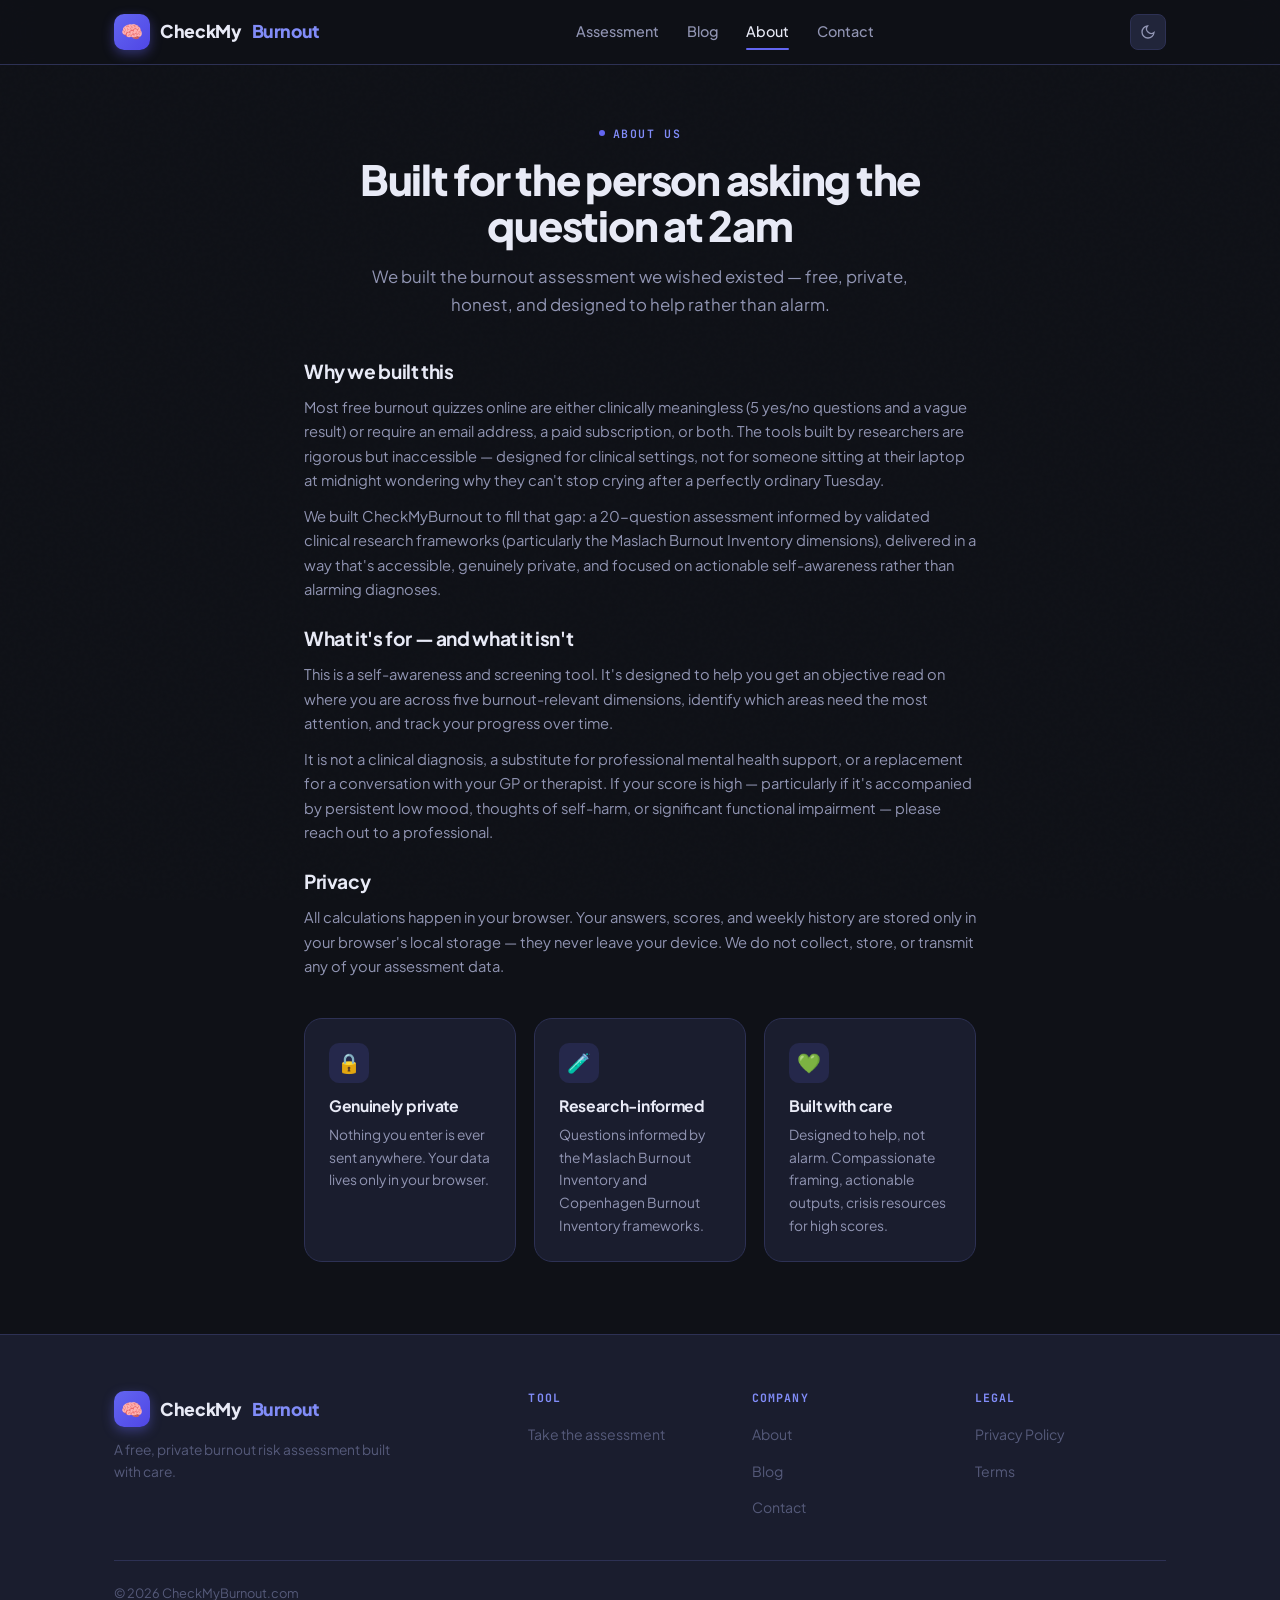
<file: about.html>
<!DOCTYPE html>
<html lang="en" data-theme="dark">
<head>
<meta charset="UTF-8"><meta name="viewport" content="width=device-width, initial-scale=1.0">
<title>About CheckMyBurnout | Free Burnout Risk Assessment</title>
<meta name="description" content="CheckMyBurnout is a free, private burnout risk assessment built to give people honest, evidence-based self-awareness about their burnout risk.">
<link rel="canonical" href="https://checkmyburnout.com/about.html">
<link rel="icon" type="image/svg+xml" href="data:image/svg+xml,<svg xmlns='http://www.w3.org/2000/svg' viewBox='0 0 100 100'><rect width='100' height='100' rx='22' fill='%236366F1'/><text y='.9em' font-size='80' x='10'>🧠</text></svg>">
<link rel="stylesheet" href="css/style.css">
<script type="application/ld+json">{"@context":"https://schema.org","@type":"AboutPage","name":"About CheckMyBurnout","url":"https://checkmyburnout.com/about.html"}</script>
</head>
<body>
<header class="site-header">
  <nav class="container nav">
    <a href="index.html" class="logo"><div class="logo-icon">🧠</div>CheckMy<span>Burnout</span></a>
    <div class="nav-links"><a href="index.html">Assessment</a><a href="blog.html">Blog</a><a href="about.html" class="active">About</a><a href="contact.html">Contact</a></div>
    <div class="nav-right">
      <button class="theme-toggle" aria-label="Toggle theme"><svg class="icon-moon" viewBox="0 0 24 24" fill="none" stroke="currentColor" stroke-width="2"><path d="M21 12.79A9 9 0 1111.21 3 7 7 0 0021 12.79z"/></svg><svg class="icon-sun" viewBox="0 0 24 24" fill="none" stroke="currentColor" stroke-width="2"><circle cx="12" cy="12" r="5"/></svg></button>
      <button class="mobile-toggle" aria-label="Menu"><svg viewBox="0 0 24 24" fill="none" stroke="currentColor" stroke-width="2"><path d="M3 12h18M3 6h18M3 18h18"/></svg></button>
    </div>
  </nav>
  <div class="mobile-menu"><a href="index.html">Assessment</a><a href="blog.html">Blog</a><a href="about.html" class="active">About</a><a href="contact.html">Contact</a></div>
</header>
<main>
  <section class="hero" style="padding:52px 0 40px;">
    <div class="container" style="max-width:720px;margin:0 auto;text-align:center;">
      <span class="eyebrow">About us</span>
      <h1 style="font-size:clamp(1.8rem,3.8vw,2.6rem);margin:14px 0 14px;">Built for the person asking the question at 2am</h1>
      <p class="hero-sub" style="margin:0 auto;">We built the burnout assessment we wished existed — free, private, honest, and designed to help rather than alarm.</p>
    </div>
  </section>
  <section class="section" style="padding-top:0;">
    <div class="container" style="max-width:720px;">
      <div class="legal-content">
        <h2>Why we built this</h2>
        <p>Most free burnout quizzes online are either clinically meaningless (5 yes/no questions and a vague result) or require an email address, a paid subscription, or both. The tools built by researchers are rigorous but inaccessible — designed for clinical settings, not for someone sitting at their laptop at midnight wondering why they can't stop crying after a perfectly ordinary Tuesday.</p>
        <p>We built CheckMyBurnout to fill that gap: a 20-question assessment informed by validated clinical research frameworks (particularly the Maslach Burnout Inventory dimensions), delivered in a way that's accessible, genuinely private, and focused on actionable self-awareness rather than alarming diagnoses.</p>
        <h2>What it's for — and what it isn't</h2>
        <p>This is a self-awareness and screening tool. It's designed to help you get an objective read on where you are across five burnout-relevant dimensions, identify which areas need the most attention, and track your progress over time.</p>
        <p>It is not a clinical diagnosis, a substitute for professional mental health support, or a replacement for a conversation with your GP or therapist. If your score is high — particularly if it's accompanied by persistent low mood, thoughts of self-harm, or significant functional impairment — please reach out to a professional.</p>
        <h2>Privacy</h2>
        <p>All calculations happen in your browser. Your answers, scores, and weekly history are stored only in your browser's local storage — they never leave your device. We do not collect, store, or transmit any of your assessment data.</p>
      </div>
      <div class="features-grid" style="margin-top:40px;">
        <div class="feature-card"><div class="feature-icon">🔒</div><h3>Genuinely private</h3><p>Nothing you enter is ever sent anywhere. Your data lives only in your browser.</p></div>
        <div class="feature-card"><div class="feature-icon">🧪</div><h3>Research-informed</h3><p>Questions informed by the Maslach Burnout Inventory and Copenhagen Burnout Inventory frameworks.</p></div>
        <div class="feature-card"><div class="feature-icon">💚</div><h3>Built with care</h3><p>Designed to help, not alarm. Compassionate framing, actionable outputs, crisis resources for high scores.</p></div>
      </div>
    </div>
  </section>
</main>
<footer class="site-footer"><div class="container">
  <div class="footer-grid">
    <div class="footer-brand"><a href="index.html" class="logo"><div class="logo-icon">🧠</div>CheckMy<span>Burnout</span></a><p>A free, private burnout risk assessment built with care.</p></div>
    <div class="footer-col"><h4>Tool</h4><ul><li><a href="index.html">Take the assessment</a></li></ul></div>
    <div class="footer-col"><h4>Company</h4><ul><li><a href="about.html">About</a></li><li><a href="blog.html">Blog</a></li><li><a href="contact.html">Contact</a></li></ul></div>
    <div class="footer-col"><h4>Legal</h4><ul><li><a href="privacy.html">Privacy Policy</a></li><li><a href="terms.html">Terms</a></li></ul></div>
  </div>
  <div class="footer-bottom"><span>© <span data-year></span> CheckMyBurnout.com</span></div>
</div></footer>
<button class="back-to-top" aria-label="Back to top"><svg viewBox="0 0 24 24" fill="none" stroke="currentColor" stroke-width="2.5"><path d="M12 19V5M5 12l7-7 7 7"/></svg></button>
<script src="js/main.js"></script><script src="js/adsense.js"></script>
</body></html>
</file>
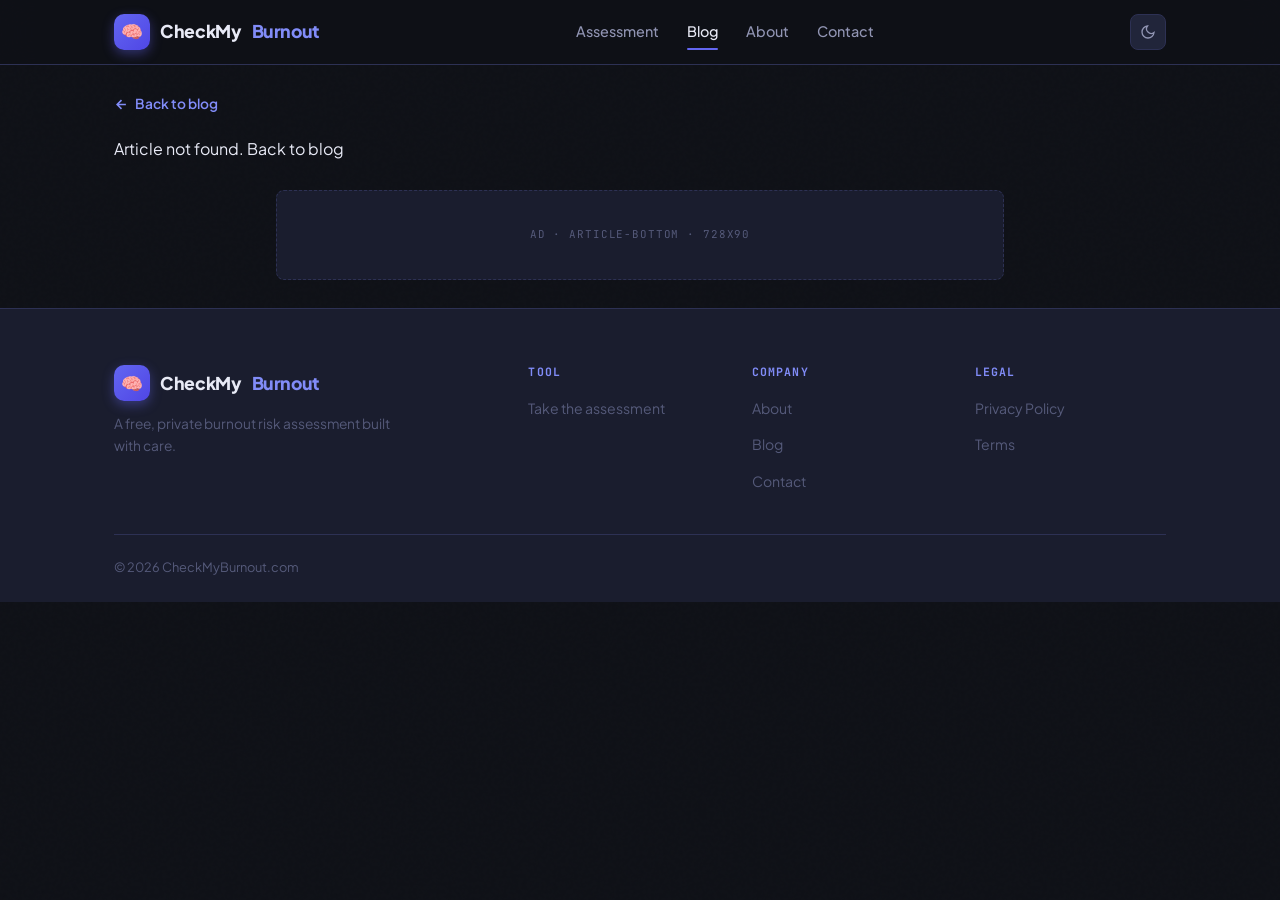
<file: blog-post.html>
<!DOCTYPE html>
<html lang="en" data-theme="dark">
<head>
<meta charset="UTF-8"><meta name="viewport" content="width=device-width, initial-scale=1.0">
<title>Article | CheckMyBurnout Blog</title>
<meta name="description" content="CheckMyBurnout blog article.">
<link rel="icon" type="image/svg+xml" href="data:image/svg+xml,<svg xmlns='http://www.w3.org/2000/svg' viewBox='0 0 100 100'><rect width='100' height='100' rx='22' fill='%236366F1'/><text y='.9em' font-size='80' x='10'>🧠</text></svg>">
<link rel="stylesheet" href="css/style.css">
<!-- REPLACE WITH YOUR ADSENSE CODE -->
</head>
<body>
<header class="site-header">
  <nav class="container nav">
    <a href="index.html" class="logo"><div class="logo-icon">🧠</div>CheckMy<span>Burnout</span></a>
    <div class="nav-links"><a href="index.html">Assessment</a><a href="blog.html" class="active">Blog</a><a href="about.html">About</a><a href="contact.html">Contact</a></div>
    <div class="nav-right">
      <button class="theme-toggle" aria-label="Toggle theme"><svg class="icon-moon" viewBox="0 0 24 24" fill="none" stroke="currentColor" stroke-width="2"><path d="M21 12.79A9 9 0 1111.21 3 7 7 0 0021 12.79z"/></svg><svg class="icon-sun" viewBox="0 0 24 24" fill="none" stroke="currentColor" stroke-width="2"><circle cx="12" cy="12" r="5"/></svg></button>
      <button class="mobile-toggle" aria-label="Menu"><svg viewBox="0 0 24 24" fill="none" stroke="currentColor" stroke-width="2"><path d="M3 12h18M3 6h18M3 18h18"/></svg></button>
    </div>
  </nav>
  <div class="mobile-menu"><a href="index.html">Assessment</a><a href="blog.html" class="active">Blog</a><a href="about.html">About</a><a href="contact.html">Contact</a></div>
</header>
<main>
  <div class="container" style="padding-top:28px;max-width:1100px;">
    <a href="blog.html" style="display:inline-flex;align-items:center;gap:6px;color:var(--indigo-hi);font-weight:600;font-size:0.86rem;margin-bottom:20px;">
      <svg width="15" height="15" viewBox="0 0 24 24" fill="none" stroke="currentColor" stroke-width="2.5"><path d="M19 12H5M12 19l-7-7 7-7"/></svg>Back to blog
    </a>
    <div id="articleRoot">
      <div class="skeleton" style="height:30px;width:60%;margin-bottom:14px;"></div>
      <div class="skeleton" style="height:16px;width:35%;margin-bottom:26px;"></div>
      <div class="skeleton" style="height:280px;margin-bottom:28px;border-radius:18px;"></div>
      <div class="skeleton" style="height:14px;margin-bottom:10px;"></div>
      <div class="skeleton" style="height:14px;margin-bottom:10px;"></div>
      <div class="skeleton" style="height:14px;width:70%;"></div>
    </div>
  </div>
  <div class="container" style="margin-top:20px;">
    <div class="adsense-slot leaderboard" data-slot="article-bottom" data-size="728x90"></div>
  </div>
</main>
<footer class="site-footer"><div class="container">
  <div class="footer-grid">
    <div class="footer-brand"><a href="index.html" class="logo"><div class="logo-icon">🧠</div>CheckMy<span>Burnout</span></a><p>A free, private burnout risk assessment built with care.</p></div>
    <div class="footer-col"><h4>Tool</h4><ul><li><a href="index.html">Take the assessment</a></li></ul></div>
    <div class="footer-col"><h4>Company</h4><ul><li><a href="about.html">About</a></li><li><a href="blog.html">Blog</a></li><li><a href="contact.html">Contact</a></li></ul></div>
    <div class="footer-col"><h4>Legal</h4><ul><li><a href="privacy.html">Privacy Policy</a></li><li><a href="terms.html">Terms</a></li></ul></div>
  </div>
  <div class="footer-bottom"><span>© <span data-year></span> CheckMyBurnout.com</span></div>
</div></footer>
<button class="back-to-top" aria-label="Back to top"><svg viewBox="0 0 24 24" fill="none" stroke="currentColor" stroke-width="2.5"><path d="M12 19V5M5 12l7-7 7 7"/></svg></button>
<script src="js/main.js"></script><script src="js/adsense.js"></script><script src="js/blog.js"></script>
<script>document.addEventListener('DOMContentLoaded',()=>{ if(window.BurnoutBlog) window.BurnoutBlog.renderArticlePage(); });</script>
</body></html>
</file>
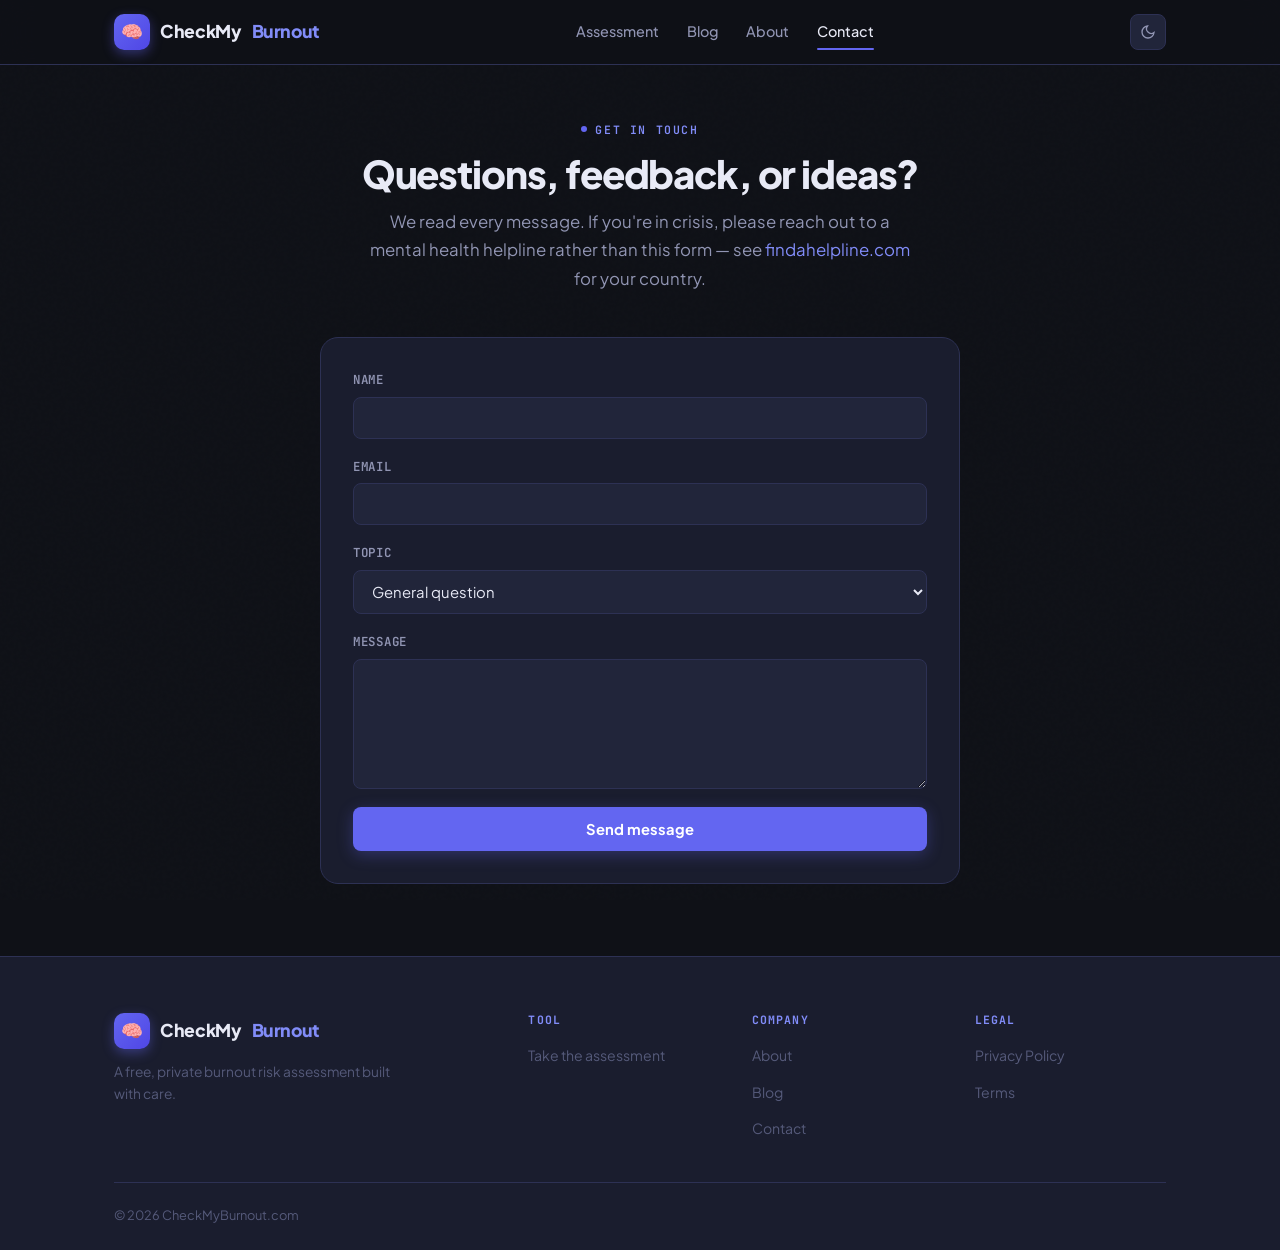
<file: contact.html>
<!DOCTYPE html>
<html lang="en" data-theme="dark">
<head>
<meta charset="UTF-8"><meta name="viewport" content="width=device-width, initial-scale=1.0">
<title>Contact | CheckMyBurnout</title>
<meta name="description" content="Get in touch with the CheckMyBurnout team.">
<link rel="canonical" href="https://checkmyburnout.com/contact.html">
<link rel="icon" type="image/svg+xml" href="data:image/svg+xml,<svg xmlns='http://www.w3.org/2000/svg' viewBox='0 0 100 100'><rect width='100' height='100' rx='22' fill='%236366F1'/><text y='.9em' font-size='80' x='10'>🧠</text></svg>">
<link rel="stylesheet" href="css/style.css">
</head>
<body>
<header class="site-header">
  <nav class="container nav">
    <a href="index.html" class="logo"><div class="logo-icon">🧠</div>CheckMy<span>Burnout</span></a>
    <div class="nav-links"><a href="index.html">Assessment</a><a href="blog.html">Blog</a><a href="about.html">About</a><a href="contact.html" class="active">Contact</a></div>
    <div class="nav-right">
      <button class="theme-toggle" aria-label="Toggle theme"><svg class="icon-moon" viewBox="0 0 24 24" fill="none" stroke="currentColor" stroke-width="2"><path d="M21 12.79A9 9 0 1111.21 3 7 7 0 0021 12.79z"/></svg><svg class="icon-sun" viewBox="0 0 24 24" fill="none" stroke="currentColor" stroke-width="2"><circle cx="12" cy="12" r="5"/></svg></button>
      <button class="mobile-toggle" aria-label="Menu"><svg viewBox="0 0 24 24" fill="none" stroke="currentColor" stroke-width="2"><path d="M3 12h18M3 6h18M3 18h18"/></svg></button>
    </div>
  </nav>
  <div class="mobile-menu"><a href="index.html">Assessment</a><a href="blog.html">Blog</a><a href="about.html">About</a><a href="contact.html" class="active">Contact</a></div>
</header>
<main>
  <section class="hero" style="padding:48px 0 36px;">
    <div class="container">
      <div class="text-center" style="max-width:560px;margin:0 auto;">
        <span class="eyebrow">Get in touch</span>
        <h1 style="font-size:clamp(1.7rem,3.4vw,2.4rem);margin:14px 0 12px;">Questions, feedback, or ideas?</h1>
        <p class="hero-sub" style="margin:0 auto 8px;">We read every message. If you're in crisis, please reach out to a mental health helpline rather than this form — see <a href="https://www.findahelpline.com" target="_blank" rel="noopener" style="color:var(--indigo-hi)">findahelpline.com</a> for your country.</p>
      </div>
    </div>
  </section>
  <section class="section" style="padding-top:0;">
    <div class="container">
      <div class="form-card">
        <div class="form-success" id="formSuccess">✓ Message received — we'll get back to you soon.</div>
        <form id="contactForm">
          <div class="form-row"><label for="cName">Name</label><input type="text" id="cName" required></div>
          <div class="form-row"><label for="cEmail">Email</label><input type="email" id="cEmail" required></div>
          <div class="form-row"><label for="cTopic">Topic</label>
            <select id="cTopic">
              <option>General question</option>
              <option>Feedback on the assessment</option>
              <option>Bug report</option>
              <option>Partnership / advertising</option>
              <option>Other</option>
            </select>
          </div>
          <div class="form-row"><label for="cMessage">Message</label><textarea id="cMessage" required></textarea></div>
          <button type="submit" class="btn btn-indigo btn-block">Send message</button>
        </form>
      </div>
    </div>
  </section>
</main>
<footer class="site-footer"><div class="container">
  <div class="footer-grid">
    <div class="footer-brand"><a href="index.html" class="logo"><div class="logo-icon">🧠</div>CheckMy<span>Burnout</span></a><p>A free, private burnout risk assessment built with care.</p></div>
    <div class="footer-col"><h4>Tool</h4><ul><li><a href="index.html">Take the assessment</a></li></ul></div>
    <div class="footer-col"><h4>Company</h4><ul><li><a href="about.html">About</a></li><li><a href="blog.html">Blog</a></li><li><a href="contact.html">Contact</a></li></ul></div>
    <div class="footer-col"><h4>Legal</h4><ul><li><a href="privacy.html">Privacy Policy</a></li><li><a href="terms.html">Terms</a></li></ul></div>
  </div>
  <div class="footer-bottom"><span>© <span data-year></span> CheckMyBurnout.com</span></div>
</div></footer>
<button class="back-to-top" aria-label="Back to top"><svg viewBox="0 0 24 24" fill="none" stroke="currentColor" stroke-width="2.5"><path d="M12 19V5M5 12l7-7 7 7"/></svg></button>
<script src="js/main.js"></script><script src="js/adsense.js"></script>
<script>
document.getElementById('contactForm').addEventListener('submit', function(e) {
  e.preventDefault();
  document.getElementById('formSuccess').classList.add('show');
  this.reset();
  document.getElementById('formSuccess').scrollIntoView({ behavior: 'smooth', block: 'center' });
});
</script>
</body></html>
</file>
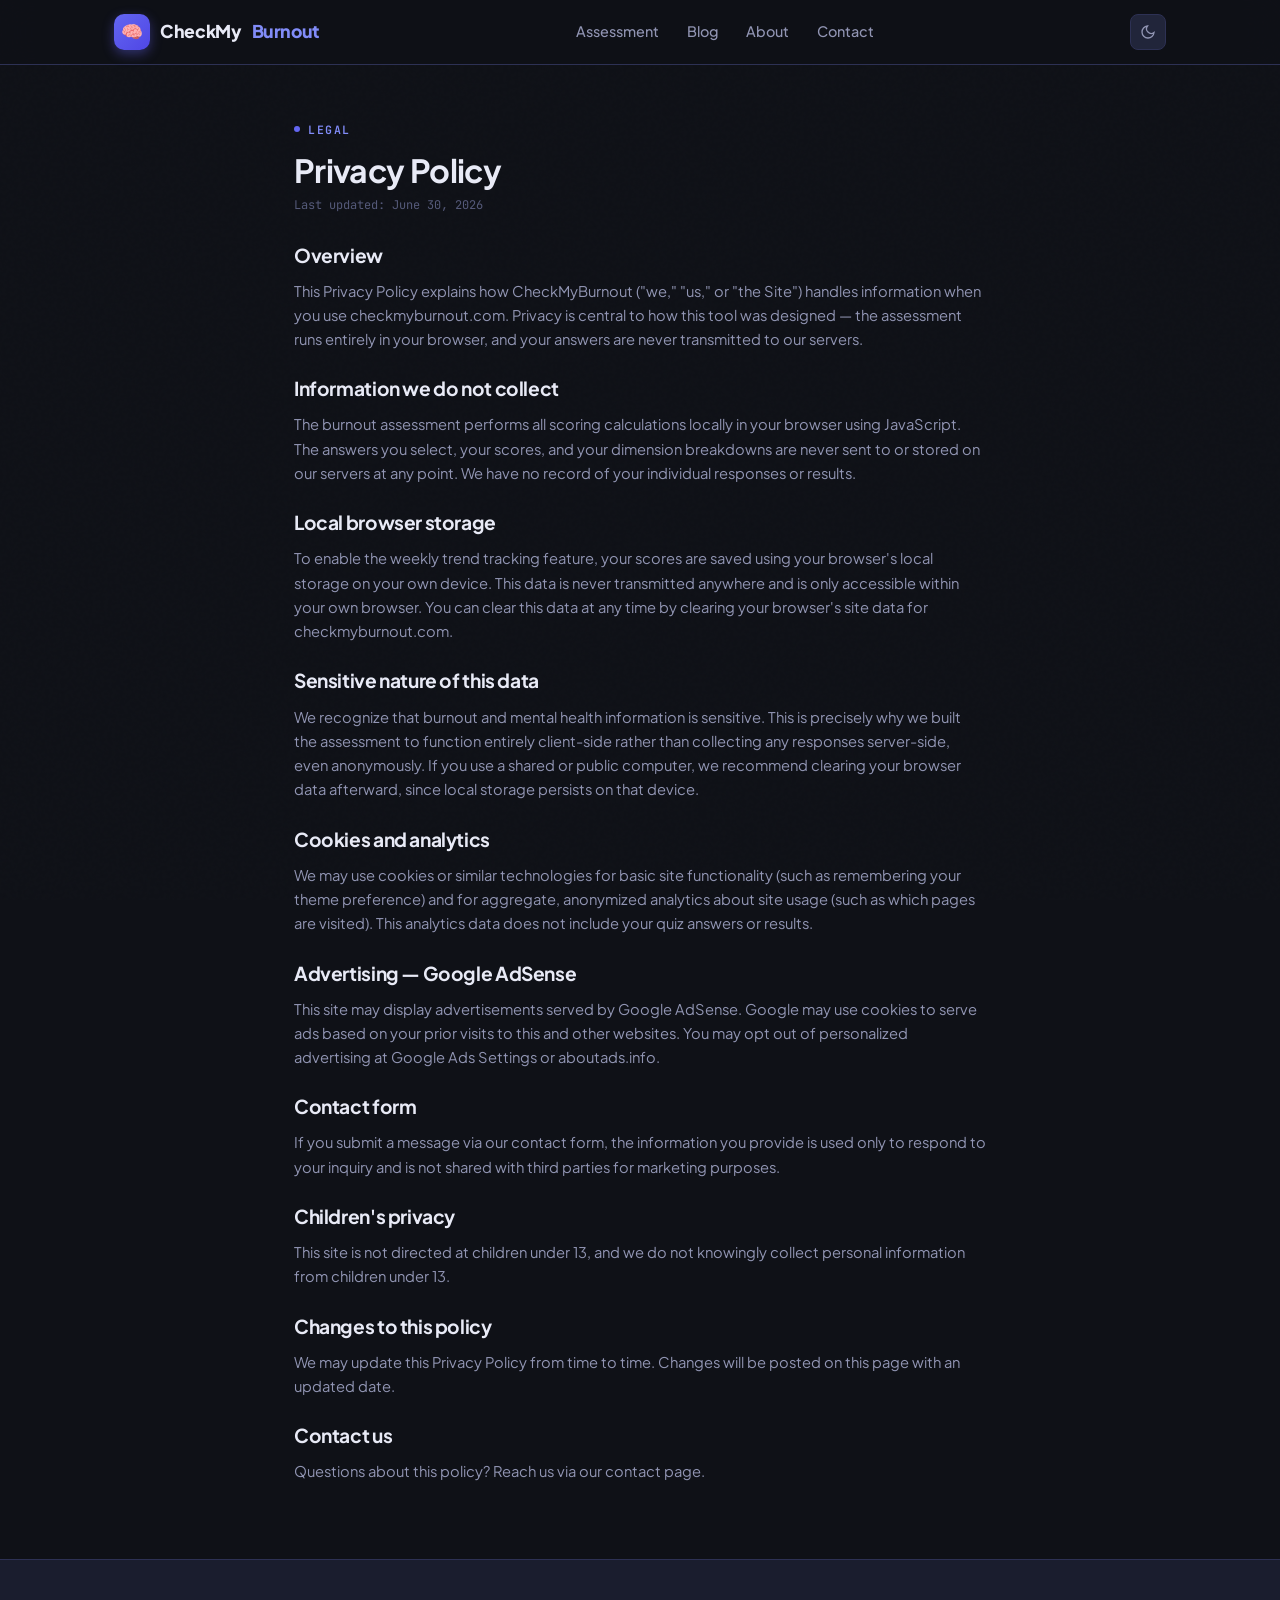
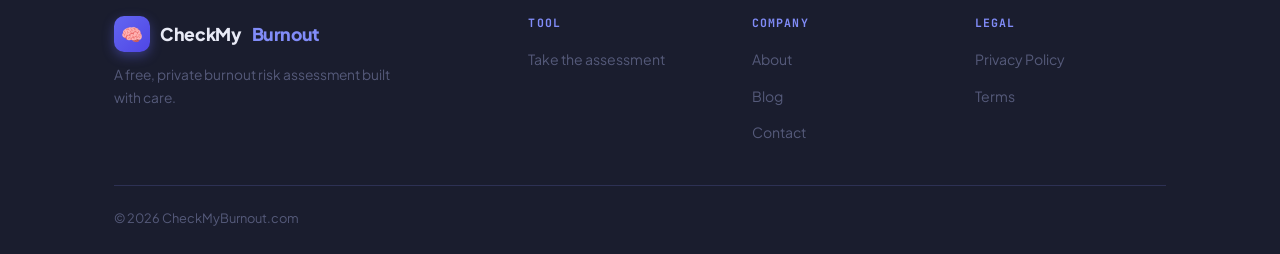
<file: privacy.html>
<!DOCTYPE html>
<html lang="en" data-theme="dark">
<head>
<meta charset="UTF-8"><meta name="viewport" content="width=device-width, initial-scale=1.0">
<title>Privacy Policy | CheckMyBurnout</title>
<meta name="description" content="CheckMyBurnout privacy policy — how we handle data, cookies, analytics, and advertising. All quiz data stays in your browser.">
<link rel="canonical" href="https://checkmyburnout.com/privacy.html">
<link rel="icon" type="image/svg+xml" href="data:image/svg+xml,<svg xmlns='http://www.w3.org/2000/svg' viewBox='0 0 100 100'><rect width='100' height='100' rx='22' fill='%236366F1'/><text y='.9em' font-size='80' x='10'>🧠</text></svg>">
<link rel="stylesheet" href="css/style.css">
</head>
<body>
<header class="site-header">
  <nav class="container nav">
    <a href="index.html" class="logo"><div class="logo-icon">🧠</div>CheckMy<span>Burnout</span></a>
    <div class="nav-links"><a href="index.html">Assessment</a><a href="blog.html">Blog</a><a href="about.html">About</a><a href="contact.html">Contact</a></div>
    <div class="nav-right"><button class="theme-toggle" aria-label="Toggle theme"><svg class="icon-moon" viewBox="0 0 24 24" fill="none" stroke="currentColor" stroke-width="2"><path d="M21 12.79A9 9 0 1111.21 3 7 7 0 0021 12.79z"/></svg><svg class="icon-sun" viewBox="0 0 24 24" fill="none" stroke="currentColor" stroke-width="2"><circle cx="12" cy="12" r="5"/></svg></button></div>
  </nav>
</header>
<main>
  <div class="container" style="max-width:740px;padding-top:48px;padding-bottom:64px;">
    <span class="eyebrow">Legal</span>
    <h1 style="font-size:clamp(1.5rem,3vw,2rem);margin:12px 0 6px;">Privacy Policy</h1>
    <p class="last-updated">Last updated: June 30, 2026</p>
    <div class="legal-content">
      <h2>Overview</h2>
      <p>This Privacy Policy explains how CheckMyBurnout ("we," "us," or "the Site") handles information when you use checkmyburnout.com. Privacy is central to how this tool was designed — the assessment runs entirely in your browser, and your answers are never transmitted to our servers.</p>
      <h2>Information we do not collect</h2>
      <p>The burnout assessment performs all scoring calculations locally in your browser using JavaScript. The answers you select, your scores, and your dimension breakdowns are never sent to or stored on our servers at any point. We have no record of your individual responses or results.</p>
      <h2>Local browser storage</h2>
      <p>To enable the weekly trend tracking feature, your scores are saved using your browser's local storage on your own device. This data is never transmitted anywhere and is only accessible within your own browser. You can clear this data at any time by clearing your browser's site data for checkmyburnout.com.</p>
      <h2>Sensitive nature of this data</h2>
      <p>We recognize that burnout and mental health information is sensitive. This is precisely why we built the assessment to function entirely client-side rather than collecting any responses server-side, even anonymously. If you use a shared or public computer, we recommend clearing your browser data afterward, since local storage persists on that device.</p>
      <h2>Cookies and analytics</h2>
      <p>We may use cookies or similar technologies for basic site functionality (such as remembering your theme preference) and for aggregate, anonymized analytics about site usage (such as which pages are visited). This analytics data does not include your quiz answers or results.</p>
      <h2>Advertising — Google AdSense</h2>
      <p>This site may display advertisements served by Google AdSense. Google may use cookies to serve ads based on your prior visits to this and other websites. You may opt out of personalized advertising at <a href="https://www.google.com/settings/ads" target="_blank" rel="noopener">Google Ads Settings</a> or <a href="https://www.aboutads.info/choices/" target="_blank" rel="noopener">aboutads.info</a>.</p>
      <h2>Contact form</h2>
      <p>If you submit a message via our contact form, the information you provide is used only to respond to your inquiry and is not shared with third parties for marketing purposes.</p>
      <h2>Children's privacy</h2>
      <p>This site is not directed at children under 13, and we do not knowingly collect personal information from children under 13.</p>
      <h2>Changes to this policy</h2>
      <p>We may update this Privacy Policy from time to time. Changes will be posted on this page with an updated date.</p>
      <h2>Contact us</h2>
      <p>Questions about this policy? Reach us via our <a href="contact.html">contact page</a>.</p>
    </div>
  </div>
</main>
<footer class="site-footer"><div class="container">
  <div class="footer-grid">
    <div class="footer-brand"><a href="index.html" class="logo"><div class="logo-icon">🧠</div>CheckMy<span>Burnout</span></a><p>A free, private burnout risk assessment built with care.</p></div>
    <div class="footer-col"><h4>Tool</h4><ul><li><a href="index.html">Take the assessment</a></li></ul></div>
    <div class="footer-col"><h4>Company</h4><ul><li><a href="about.html">About</a></li><li><a href="blog.html">Blog</a></li><li><a href="contact.html">Contact</a></li></ul></div>
    <div class="footer-col"><h4>Legal</h4><ul><li><a href="privacy.html">Privacy Policy</a></li><li><a href="terms.html">Terms</a></li></ul></div>
  </div>
  <div class="footer-bottom"><span>© <span data-year></span> CheckMyBurnout.com</span></div>
</div></footer>
<script src="js/main.js"></script>
</body></html>
</file>
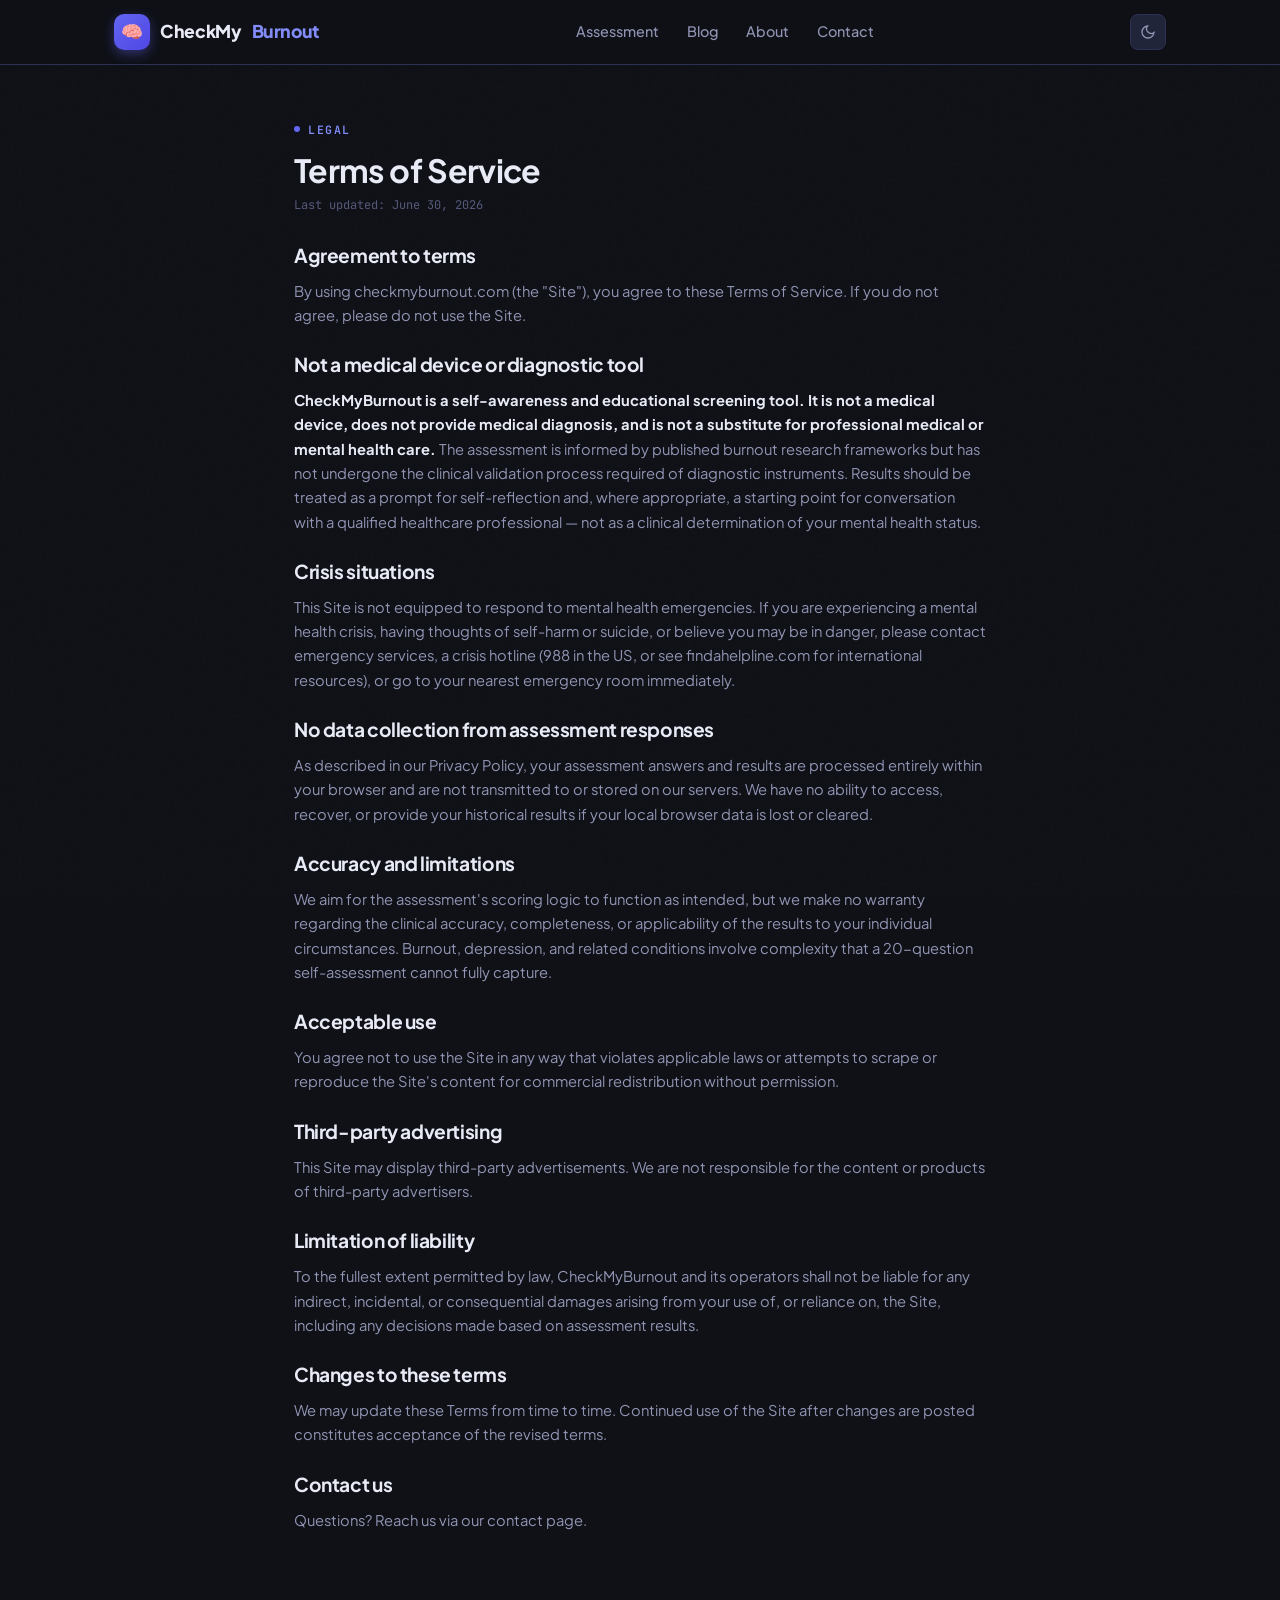
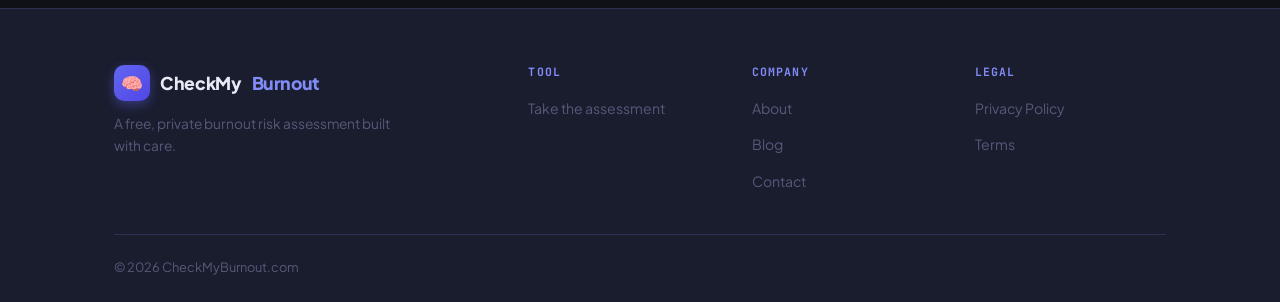
<file: terms.html>
<!DOCTYPE html>
<html lang="en" data-theme="dark">
<head>
<meta charset="UTF-8"><meta name="viewport" content="width=device-width, initial-scale=1.0">
<title>Terms of Service | CheckMyBurnout</title>
<meta name="description" content="Terms of Service for CheckMyBurnout.com.">
<link rel="canonical" href="https://checkmyburnout.com/terms.html">
<link rel="icon" type="image/svg+xml" href="data:image/svg+xml,<svg xmlns='http://www.w3.org/2000/svg' viewBox='0 0 100 100'><rect width='100' height='100' rx='22' fill='%236366F1'/><text y='.9em' font-size='80' x='10'>🧠</text></svg>">
<link rel="stylesheet" href="css/style.css">
</head>
<body>
<header class="site-header">
  <nav class="container nav">
    <a href="index.html" class="logo"><div class="logo-icon">🧠</div>CheckMy<span>Burnout</span></a>
    <div class="nav-links"><a href="index.html">Assessment</a><a href="blog.html">Blog</a><a href="about.html">About</a><a href="contact.html">Contact</a></div>
    <div class="nav-right"><button class="theme-toggle" aria-label="Toggle theme"><svg class="icon-moon" viewBox="0 0 24 24" fill="none" stroke="currentColor" stroke-width="2"><path d="M21 12.79A9 9 0 1111.21 3 7 7 0 0021 12.79z"/></svg><svg class="icon-sun" viewBox="0 0 24 24" fill="none" stroke="currentColor" stroke-width="2"><circle cx="12" cy="12" r="5"/></svg></button></div>
  </nav>
</header>
<main>
  <div class="container" style="max-width:740px;padding-top:48px;padding-bottom:64px;">
    <span class="eyebrow">Legal</span>
    <h1 style="font-size:clamp(1.5rem,3vw,2rem);margin:12px 0 6px;">Terms of Service</h1>
    <p class="last-updated">Last updated: June 30, 2026</p>
    <div class="legal-content">
      <h2>Agreement to terms</h2>
      <p>By using checkmyburnout.com (the "Site"), you agree to these Terms of Service. If you do not agree, please do not use the Site.</p>
      <h2>Not a medical device or diagnostic tool</h2>
      <p><strong>CheckMyBurnout is a self-awareness and educational screening tool. It is not a medical device, does not provide medical diagnosis, and is not a substitute for professional medical or mental health care.</strong> The assessment is informed by published burnout research frameworks but has not undergone the clinical validation process required of diagnostic instruments. Results should be treated as a prompt for self-reflection and, where appropriate, a starting point for conversation with a qualified healthcare professional — not as a clinical determination of your mental health status.</p>
      <h2>Crisis situations</h2>
      <p>This Site is not equipped to respond to mental health emergencies. If you are experiencing a mental health crisis, having thoughts of self-harm or suicide, or believe you may be in danger, please contact emergency services, a crisis hotline (988 in the US, or see findahelpline.com for international resources), or go to your nearest emergency room immediately.</p>
      <h2>No data collection from assessment responses</h2>
      <p>As described in our Privacy Policy, your assessment answers and results are processed entirely within your browser and are not transmitted to or stored on our servers. We have no ability to access, recover, or provide your historical results if your local browser data is lost or cleared.</p>
      <h2>Accuracy and limitations</h2>
      <p>We aim for the assessment's scoring logic to function as intended, but we make no warranty regarding the clinical accuracy, completeness, or applicability of the results to your individual circumstances. Burnout, depression, and related conditions involve complexity that a 20-question self-assessment cannot fully capture.</p>
      <h2>Acceptable use</h2>
      <p>You agree not to use the Site in any way that violates applicable laws or attempts to scrape or reproduce the Site's content for commercial redistribution without permission.</p>
      <h2>Third-party advertising</h2>
      <p>This Site may display third-party advertisements. We are not responsible for the content or products of third-party advertisers.</p>
      <h2>Limitation of liability</h2>
      <p>To the fullest extent permitted by law, CheckMyBurnout and its operators shall not be liable for any indirect, incidental, or consequential damages arising from your use of, or reliance on, the Site, including any decisions made based on assessment results.</p>
      <h2>Changes to these terms</h2>
      <p>We may update these Terms from time to time. Continued use of the Site after changes are posted constitutes acceptance of the revised terms.</p>
      <h2>Contact us</h2>
      <p>Questions? Reach us via our <a href="contact.html">contact page</a>.</p>
    </div>
  </div>
</main>
<footer class="site-footer"><div class="container">
  <div class="footer-grid">
    <div class="footer-brand"><a href="index.html" class="logo"><div class="logo-icon">🧠</div>CheckMy<span>Burnout</span></a><p>A free, private burnout risk assessment built with care.</p></div>
    <div class="footer-col"><h4>Tool</h4><ul><li><a href="index.html">Take the assessment</a></li></ul></div>
    <div class="footer-col"><h4>Company</h4><ul><li><a href="about.html">About</a></li><li><a href="blog.html">Blog</a></li><li><a href="contact.html">Contact</a></li></ul></div>
    <div class="footer-col"><h4>Legal</h4><ul><li><a href="privacy.html">Privacy Policy</a></li><li><a href="terms.html">Terms</a></li></ul></div>
  </div>
  <div class="footer-bottom"><span>© <span data-year></span> CheckMyBurnout.com</span></div>
</div></footer>
<script src="js/main.js"></script>
</body></html>
</file>
<file: css/style.css>
/* ==========================================================================
   CheckMyBurnout.com — Warm Clinical Design System
   Concept: "The Compassionate Assessment" — calming, trustworthy, human
   Signature: Conversation-style quiz, gradient score ring, gentle animations
   ========================================================================== */

@import url('https://fonts.googleapis.com/css2?family=Plus+Jakarta+Sans:wght@400;500;600;700;800&family=Inter:wght@400;500;600&family=JetBrains+Mono:wght@500;600&display=swap');

:root {
  /* === Core palette === */
  --void:       #0F1117;
  --depth:      #1A1D2E;
  --surface:    #21253A;
  --surface-hi: #272B42;
  --border:     #2D3154;
  --border-hi:  #3D4475;

  /* === Accent system === */
  --indigo:     #6366F1;
  --indigo-dim: rgba(99,102,241,0.15);
  --indigo-hi:  #818CF8;
  --amber:      #F59E0B;
  --amber-dim:  rgba(245,158,11,0.12);
  --green:      #10B981;
  --green-dim:  rgba(16,185,129,0.12);
  --red:        #EF4444;
  --red-dim:    rgba(239,68,68,0.12);

  /* === Score zone colors (healthy → burnout) === */
  --score-0:    #10B981;   /* 0-25: Healthy green */
  --score-25:   #34D399;   /* 25-40 */
  --score-40:   #F59E0B;   /* 40-60: At risk amber */
  --score-60:   #F97316;   /* 60-75: Warning orange */
  --score-75:   #EF4444;   /* 75-100: Burnout red */

  /* === Text === */
  --text:       #E8EAF6;
  --text-soft:  #9195B3;
  --text-muted: #555A7A;

  /* === Typography === */
  --font-display: 'Plus Jakarta Sans', sans-serif;
  --font-body:    'Plus Jakarta Sans', sans-serif;
  --font-mono:    'JetBrains Mono', monospace;

  /* === Layout === */
  --radius:     18px;
  --radius-sm:  12px;
  --radius-xs:  8px;
  --shadow-card: 0 8px 32px rgba(0,0,0,0.4);
  --shadow-glow: 0 0 48px rgba(99,102,241,0.08);
  --container:  1100px;
  --transition: 0.22s cubic-bezier(0.4,0,0.2,1);
}

[data-theme="light"] {
  --void:       #F5F5FF;
  --depth:      #FFFFFF;
  --surface:    #F0F1FF;
  --surface-hi: #E8E9FF;
  --border:     #D4D5F0;
  --border-hi:  #B8B9E8;
  --text:       #1A1D3A;
  --text-soft:  #4A4D6A;
  --text-muted: #8A8DAA;
  --shadow-card: 0 8px 32px rgba(99,102,241,0.08);
  --shadow-glow: 0 0 48px rgba(99,102,241,0.04);
}

/* === Reset === */
*, *::before, *::after { box-sizing: border-box; margin: 0; padding: 0; }
html { scroll-behavior: smooth; }
body {
  font-family: var(--font-body);
  background: var(--void);
  color: var(--text);
  line-height: 1.65;
  -webkit-font-smoothing: antialiased;
  transition: background var(--transition), color var(--transition);
  overflow-x: hidden;
}
img { max-width: 100%; display: block; }
a { color: inherit; text-decoration: none; }
ul { list-style: none; }
button, input, select, textarea { font-family: inherit; }
:focus-visible { outline: 2px solid var(--indigo); outline-offset: 3px; border-radius: 4px; }

.container { max-width: var(--container); margin: 0 auto; padding: 0 24px; }
h1,h2,h3,h4 { font-family: var(--font-display); letter-spacing: -0.02em; color: var(--text); line-height: 1.2; }

/* === Subtle noise texture === */
body::before {
  content: '';
  position: fixed; inset: 0;
  background-image: url("data:image/svg+xml,%3Csvg viewBox='0 0 256 256' xmlns='http://www.w3.org/2000/svg'%3E%3Cfilter id='noise'%3E%3CfeTurbulence type='fractalNoise' baseFrequency='0.9' numOctaves='4' stitchTiles='stitch'/%3E%3C/filter%3E%3Crect width='100%25' height='100%25' filter='url(%23noise)' opacity='0.03'/%3E%3C/svg%3E");
  pointer-events: none; z-index: 0; opacity: 0.4;
}
[data-theme="light"] body::before { opacity: 0.15; }
main, header, footer, section { position: relative; z-index: 1; }

/* === Utility === */
.eyebrow {
  font-family: var(--font-mono);
  font-size: 0.72rem; font-weight: 600;
  text-transform: uppercase; letter-spacing: 0.14em;
  color: var(--indigo-hi);
  display: inline-flex; align-items: center; gap: 8px;
}
.eyebrow::before { content:''; width:6px; height:6px; background:var(--indigo); border-radius:50%; }
.hidden { display: none !important; }
.text-center { text-align: center; }

/* ==========================================================================
   HEADER
   ========================================================================== */
.site-header {
  position: sticky; top: 0; z-index: 100;
  background: rgba(15,17,23,0.88);
  backdrop-filter: blur(18px);
  border-bottom: 1px solid var(--border);
}
[data-theme="light"] .site-header { background: rgba(245,245,255,0.92); }

.nav { display:flex; align-items:center; justify-content:space-between; height:64px; }

.logo {
  display:flex; align-items:center; gap:10px;
  font-family: var(--font-display); font-weight:800; font-size:1.1rem;
  color: var(--text); letter-spacing:-0.02em;
}
.logo-icon {
  width:36px; height:36px; border-radius:10px;
  background: linear-gradient(135deg, var(--indigo) 0%, #4F46E5 100%);
  display:flex; align-items:center; justify-content:center;
  font-size:1.1rem; flex-shrink:0;
  box-shadow: 0 4px 12px rgba(99,102,241,0.4);
}
.logo span { color: var(--indigo-hi); }

.nav-links { display:flex; align-items:center; gap:28px; }
.nav-links a {
  font-size:0.9rem; font-weight:500; color:var(--text-soft);
  transition:color var(--transition); padding:4px 0; position:relative;
}
.nav-links a:hover, .nav-links a.active { color:var(--text); }
.nav-links a.active::after {
  content:''; position:absolute; bottom:-2px; left:0; right:0;
  height:2px; background:var(--indigo); border-radius:2px;
}
.nav-right { display:flex; align-items:center; gap:10px; }

.theme-toggle {
  width:36px; height:36px; border:1px solid var(--border);
  border-radius:var(--radius-xs); background:var(--surface);
  color:var(--text-soft); display:flex; align-items:center;
  justify-content:center; cursor:pointer; transition:all var(--transition);
}
.theme-toggle:hover { border-color:var(--indigo); color:var(--indigo); }
.theme-toggle svg { width:16px; height:16px; }
.icon-sun { display:none; }
[data-theme="light"] .icon-moon { display:none; }
[data-theme="light"] .icon-sun { display:block; }

.mobile-toggle {
  display:none; width:36px; height:36px; border:1px solid var(--border);
  border-radius:var(--radius-xs); background:var(--surface);
  align-items:center; justify-content:center; cursor:pointer;
}
.mobile-toggle svg { width:18px; height:18px; stroke:var(--text-soft); }
.mobile-menu {
  display:none; flex-direction:column;
  padding:8px 24px 20px; border-top:1px solid var(--border);
  background:var(--void);
}
.mobile-menu.open { display:flex; }
.mobile-menu a { padding:12px 0; border-bottom:1px solid var(--border); font-weight:500; color:var(--text-soft); }
.mobile-menu a.active { color:var(--indigo-hi); }

@media (max-width:820px) { .nav-links{display:none;} .mobile-toggle{display:flex;} }

/* ==========================================================================
   BUTTONS
   ========================================================================== */
.btn {
  display:inline-flex; align-items:center; justify-content:center; gap:8px;
  padding:13px 26px; border-radius:var(--radius-xs);
  font-weight:700; font-size:0.92rem; border:none; cursor:pointer;
  transition:all var(--transition); white-space:nowrap;
}
.btn-indigo { background:var(--indigo); color:#fff; box-shadow:0 4px 16px rgba(99,102,241,0.3); }
.btn-indigo:hover { background:#5254CC; transform:translateY(-1px); box-shadow:0 6px 24px rgba(99,102,241,0.45); }
.btn-outline { background:transparent; color:var(--text-soft); border:1px solid var(--border); }
.btn-outline:hover { border-color:var(--indigo); color:var(--indigo); }
.btn-green { background:var(--green); color:#fff; }
.btn-green:hover { filter:brightness(1.1); transform:translateY(-1px); }
.btn-amber { background:var(--amber); color:#000; }
.btn-amber:hover { filter:brightness(1.05); }
.btn-sm { padding:9px 18px; font-size:0.84rem; }
.btn-block { width:100%; }
.btn:disabled { opacity:0.4; cursor:not-allowed; transform:none !important; }

/* ==========================================================================
   HERO
   ========================================================================== */
.hero { padding:56px 0 40px; text-align:center; }

.hero-badge {
  display:inline-flex; align-items:center; gap:8px;
  background:var(--indigo-dim); border:1px solid rgba(99,102,241,0.25);
  border-radius:100px; padding:7px 18px;
  font-size:0.78rem; font-weight:600; color:var(--indigo-hi);
  margin-bottom:22px; letter-spacing:0.04em;
}
.hero-badge svg { width:14px; height:14px; }

.hero h1 {
  font-size:clamp(2rem,4.5vw,3.4rem);
  font-weight:800; line-height:1.1;
  max-width:740px; margin:0 auto 16px;
  letter-spacing:-0.03em;
}
.hero h1 .accent { color:var(--indigo-hi); }
.hero h1 .warning { color:var(--amber); }

.hero-sub {
  color:var(--text-soft); font-size:1.05rem;
  max-width:540px; margin:0 auto 28px; line-height:1.7;
}

/* Trust strip */
.trust-strip {
  display:flex; align-items:center; justify-content:center;
  gap:10px; flex-wrap:wrap; margin:0 0 32px;
}
.trust-badge {
  display:inline-flex; align-items:center; gap:6px;
  background:var(--green-dim); border:1px solid rgba(16,185,129,0.25);
  border-radius:100px; padding:6px 14px;
  font-size:0.78rem; font-weight:600; color:#34D399;
}
.trust-badge svg { width:13px; height:13px; stroke:#34D399; }

/* Disclaimer */
.disclaimer {
  display:inline-flex; align-items:center; gap:7px;
  background:var(--amber-dim); border:1px solid rgba(245,158,11,0.2);
  border-radius:var(--radius-xs); padding:10px 18px;
  font-size:0.8rem; color:var(--amber); max-width:600px;
  margin:0 auto 32px; text-align:left;
}
.disclaimer svg { width:16px; height:16px; flex-shrink:0; }

/* ==========================================================================
   QUIZ CARD — THE HEART OF THE SITE
   ========================================================================== */
.quiz-card {
  background:var(--depth); border:1px solid var(--border);
  border-radius:22px; box-shadow:var(--shadow-card),var(--shadow-glow);
  max-width:720px; margin:0 auto; overflow:hidden;
}

/* Progress header */
.quiz-header {
  padding:20px 28px; border-bottom:1px solid var(--border);
  background:var(--surface); display:flex; align-items:center; gap:16px;
}
.quiz-step-label {
  font-family:var(--font-mono); font-size:0.72rem;
  color:var(--text-muted); white-space:nowrap;
  text-transform:uppercase; letter-spacing:0.08em;
}
.progress-bar-wrap {
  flex:1; height:6px; background:var(--border);
  border-radius:100px; overflow:hidden;
}
.progress-bar-fill {
  height:100%; border-radius:100px;
  background:linear-gradient(90deg, var(--green) 0%, var(--indigo) 50%, var(--red) 100%);
  background-size:300% 100%;
  background-position:0% 0%;
  transition:width 0.4s cubic-bezier(0.4,0,0.2,1), background-position 0.4s ease;
}
.progress-pct {
  font-family:var(--font-mono); font-size:0.78rem;
  color:var(--indigo-hi); font-weight:600; white-space:nowrap;
}

/* Quiz body */
.quiz-body { padding:36px 32px 28px; }

.question-block {
  animation: fadeSlideIn 0.3s ease;
}
@keyframes fadeSlideIn {
  0% { opacity:0; transform:translateX(20px); }
  100% { opacity:1; transform:translateX(0); }
}

.question-category {
  font-family:var(--font-mono); font-size:0.68rem;
  text-transform:uppercase; letter-spacing:0.12em;
  color:var(--indigo-hi); margin-bottom:10px;
  display:flex; align-items:center; gap:8px;
}
.category-dot {
  width:8px; height:8px; border-radius:50%;
  display:inline-block; flex-shrink:0;
}

.question-text {
  font-size:1.25rem; font-weight:700;
  margin-bottom:28px; line-height:1.4; color:var(--text);
}

/* Answer options */
.answer-grid {
  display:flex; flex-direction:column; gap:10px;
}
.answer-btn {
  display:flex; align-items:center; gap:14px;
  padding:14px 18px; border-radius:var(--radius-sm);
  border:1.5px solid var(--border); background:var(--surface);
  text-align:left; cursor:pointer; transition:all 0.18s ease;
  color:var(--text); font-size:0.95rem; font-weight:500;
}
.answer-btn:hover { border-color:var(--indigo); background:var(--indigo-dim); }
.answer-btn.selected {
  border-color:var(--indigo); background:var(--indigo-dim);
  color:var(--indigo-hi);
}
.answer-btn.selected .answer-marker { background:var(--indigo); border-color:var(--indigo); color:#fff; }

.answer-marker {
  width:28px; height:28px; border-radius:50%;
  border:1.5px solid var(--border); background:var(--depth);
  display:flex; align-items:center; justify-content:center;
  font-size:0.72rem; font-weight:700; font-family:var(--font-mono);
  flex-shrink:0; transition:all 0.18s ease; color:var(--text-muted);
}

/* Slider answers */
.slider-wrap { padding:8px 0; }
.slider-labels {
  display:flex; justify-content:space-between;
  font-size:0.75rem; color:var(--text-muted); margin-bottom:8px;
}
.answer-slider {
  -webkit-appearance:none; width:100%; height:6px;
  border-radius:100px; background:var(--border); outline:none; cursor:pointer;
  accent-color: var(--indigo);
}
.slider-value {
  text-align:center; margin-top:10px;
  font-family:var(--font-mono); font-size:0.9rem;
  font-weight:600; color:var(--indigo-hi);
}

/* Quiz nav */
.quiz-nav {
  display:flex; justify-content:space-between; align-items:center;
  margin-top:28px; padding-top:20px; border-top:1px solid var(--border);
}
.quiz-nav .btn-outline { font-size:0.85rem; padding:10px 18px; }
#nextBtn { transition: opacity 0.25s ease; }

/* ==========================================================================
   RESULTS SECTION
   ========================================================================== */
.results-card {
  background:var(--depth); border:1px solid var(--border);
  border-radius:22px; box-shadow:var(--shadow-card);
  max-width:820px; margin:0 auto; overflow:hidden;
}

.results-hero {
  padding:36px 32px 28px; text-align:center;
  background:linear-gradient(180deg, var(--surface) 0%, var(--depth) 100%);
  border-bottom:1px solid var(--border);
}

/* Animated score ring */
.score-ring-wrap { position:relative; width:180px; height:180px; margin:0 auto 20px; }
.score-ring {
  width:180px; height:180px;
  transform:rotate(-90deg);
}
.score-ring-bg { fill:none; stroke:var(--border); stroke-width:10; }
.score-ring-fill {
  fill:none; stroke-width:10; stroke-linecap:round;
  stroke-dasharray:502; stroke-dashoffset:502;
  transition:stroke-dashoffset 1.4s cubic-bezier(0.4,0,0.2,1), stroke 0.6s ease;
}
.score-ring-text {
  position:absolute; inset:0;
  display:flex; flex-direction:column; align-items:center; justify-content:center;
}
.score-number {
  font-family:var(--font-mono); font-size:2.8rem;
  font-weight:700; line-height:1; transition:color 0.6s ease;
}
.score-label-small {
  font-size:0.7rem; color:var(--text-muted); margin-top:2px;
  text-transform:uppercase; letter-spacing:0.1em; font-family:var(--font-mono);
}

.results-title { font-size:1.6rem; font-weight:800; margin-bottom:6px; }
.results-subtitle { color:var(--text-soft); font-size:0.95rem; max-width:480px; margin:0 auto; }

/* Score zones */
.score-zone-badge {
  display:inline-flex; align-items:center; gap:8px;
  border-radius:100px; padding:8px 20px; margin:16px 0;
  font-weight:700; font-size:0.88rem; border:1px solid transparent;
}

/* Dimension breakdown */
.dimensions-grid {
  display:grid; grid-template-columns:repeat(2,1fr); gap:14px;
  padding:24px 28px; border-bottom:1px solid var(--border);
}
.dimension-card {
  background:var(--surface); border:1px solid var(--border);
  border-radius:var(--radius-sm); padding:16px;
  transition:border-color var(--transition);
}
.dimension-card:hover { border-color:var(--border-hi); }
.dimension-header {
  display:flex; align-items:center; justify-content:space-between; margin-bottom:10px;
}
.dimension-name {
  font-size:0.82rem; font-weight:600; color:var(--text-soft);
  display:flex; align-items:center; gap:7px;
}
.dimension-icon { font-size:1rem; }
.dimension-score-num {
  font-family:var(--font-mono); font-size:0.85rem; font-weight:700;
}
.dimension-bar-wrap {
  height:5px; background:var(--border); border-radius:100px; overflow:hidden;
}
.dimension-bar {
  height:100%; border-radius:100px;
  transition:width 1s cubic-bezier(0.4,0,0.2,1) 0.3s;
  width:0%;
}

/* Action plan */
.action-plan { padding:24px 28px; border-bottom:1px solid var(--border); }
.action-plan h3 { font-size:1.1rem; margin-bottom:16px; }
.action-item {
  display:flex; gap:14px; margin-bottom:14px;
  padding:14px 16px; background:var(--surface);
  border-radius:var(--radius-sm); border:1px solid var(--border);
}
.action-num {
  width:28px; height:28px; border-radius:50%;
  background:var(--indigo); color:#fff;
  display:flex; align-items:center; justify-content:center;
  font-weight:700; font-size:0.78rem; flex-shrink:0;
  font-family:var(--font-mono);
}
.action-content h4 { font-size:0.92rem; margin-bottom:4px; }
.action-content p { font-size:0.84rem; color:var(--text-soft); line-height:1.5; }

/* Share + retake */
.results-footer {
  padding:20px 28px; display:flex;
  justify-content:space-between; align-items:center;
  flex-wrap:wrap; gap:12px;
}
.share-btns { display:flex; gap:8px; flex-wrap:wrap; }

/* ==========================================================================
   HISTORY / TREND
   ========================================================================== */
.history-section { padding:24px 28px; border-bottom:1px solid var(--border); }
.history-section h3 { font-size:1rem; margin-bottom:16px; }
.history-canvas-wrap {
  background:var(--surface); border-radius:var(--radius-sm);
  border:1px solid var(--border); padding:16px;
  min-height:140px; position:relative;
}
#historyChart { width:100%; height:120px; display:block; }
.history-empty {
  text-align:center; color:var(--text-muted);
  font-size:0.84rem; padding:24px 0;
}

/* ==========================================================================
   CRISIS BANNER
   ========================================================================== */
.crisis-banner {
  background:linear-gradient(135deg, rgba(239,68,68,0.12) 0%, rgba(239,68,68,0.06) 100%);
  border:1px solid rgba(239,68,68,0.3); border-radius:var(--radius-sm);
  padding:16px 20px; margin:20px 28px;
  display:none;
}
.crisis-banner.show { display:flex; gap:14px; align-items:flex-start; }
.crisis-banner svg { color:var(--red); flex-shrink:0; margin-top:2px; }
.crisis-banner h4 { font-size:0.92rem; color:var(--red); margin-bottom:4px; }
.crisis-banner p { font-size:0.82rem; color:var(--text-soft); line-height:1.5; }
.crisis-banner a { color:var(--red); text-decoration:underline; font-weight:600; }

/* ==========================================================================
   AD SLOTS
   ========================================================================== */
.adsense-slot {
  background:var(--depth); border:1px dashed var(--border);
  border-radius:var(--radius-xs);
  display:flex; align-items:center; justify-content:center;
  color:var(--text-muted); font-family:var(--font-mono);
  font-size:0.68rem; text-transform:uppercase; letter-spacing:0.08em;
  margin:28px auto;
}
.adsense-slot.leaderboard { width:100%; max-width:728px; min-height:90px; margin-left:auto; margin-right:auto; }
.adsense-slot.rectangle { min-height:280px; }
.adsense-slot.banner { width:100%; min-height:100px; }

/* ==========================================================================
   SECTIONS
   ========================================================================== */
.section { padding:72px 0; }
.section-alt {
  background:var(--depth);
  border-top:1px solid var(--border); border-bottom:1px solid var(--border);
}
.section-head { text-align:center; max-width:600px; margin:0 auto 48px; }
.section-head h2 { font-size:clamp(1.6rem,3vw,2.1rem); margin:10px 0 12px; }
.section-head p { color:var(--text-soft); }

.features-grid { display:grid; grid-template-columns:repeat(3,1fr); gap:18px; }
.feature-card {
  background:var(--depth); border:1px solid var(--border);
  border-radius:var(--radius); padding:24px;
  transition:border-color var(--transition), transform var(--transition);
}
.feature-card:hover { border-color:var(--border-hi); transform:translateY(-2px); }
[data-theme="light"] .feature-card { background:#fff; }
.feature-icon {
  width:40px; height:40px; border-radius:10px;
  background:var(--indigo-dim); display:flex; align-items:center;
  justify-content:center; color:var(--indigo-hi); margin-bottom:14px;
  font-size:1.2rem;
}
.feature-card h3 { font-size:0.98rem; margin-bottom:8px; }
.feature-card p { color:var(--text-soft); font-size:0.86rem; }

/* How it works */
.steps-row { display:grid; grid-template-columns:repeat(3,1fr); gap:24px; }
.step-card { text-align:center; padding:8px; }
.step-num {
  width:48px; height:48px; border-radius:50%;
  background:var(--indigo-dim); border:1px solid rgba(99,102,241,0.3);
  color:var(--indigo-hi); font-family:var(--font-mono);
  font-weight:700; font-size:1.1rem;
  display:flex; align-items:center; justify-content:center;
  margin:0 auto 16px;
}
.step-card h3 { font-size:1rem; margin-bottom:8px; }
.step-card p { color:var(--text-soft); font-size:0.87rem; }

/* FAQ */
.faq-item { border-bottom:1px solid var(--border); }
.faq-q {
  display:flex; align-items:center; justify-content:space-between;
  padding:18px 4px; font-weight:600; font-size:0.94rem;
  background:none; border:none; width:100%; text-align:left;
  color:var(--text); cursor:pointer;
}
.faq-q svg { width:18px; height:18px; flex-shrink:0; color:var(--indigo); transition:transform 0.2s; }
.faq-q.open svg { transform:rotate(45deg); }
.faq-a { display:none; padding:0 4px 18px; color:var(--text-soft); font-size:0.9rem; line-height:1.7; }
.faq-a.open { display:block; }

/* ==========================================================================
   BLOG
   ========================================================================== */
.blog-grid { display:grid; grid-template-columns:repeat(3,1fr); gap:22px; }
.post-card {
  background:var(--depth); border:1px solid var(--border);
  border-radius:var(--radius); overflow:hidden;
  transition:border-color var(--transition), transform var(--transition);
  display:flex; flex-direction:column;
}
.post-card:hover { border-color:var(--border-hi); transform:translateY(-3px); }
.post-card-img { aspect-ratio:16/9; background:var(--surface); overflow:hidden; }
.post-card-img img { width:100%; height:100%; object-fit:cover; }
.post-card-body { padding:18px; display:flex; flex-direction:column; gap:8px; flex:1; }
.post-cat {
  font-family:var(--font-mono); font-size:0.66rem;
  text-transform:uppercase; letter-spacing:0.1em; color:var(--indigo-hi); font-weight:700;
}
.post-card-body h3 { font-size:0.97rem; line-height:1.35; }
.post-card-body p { color:var(--text-soft); font-size:0.84rem; flex:1; }
.post-meta { font-size:0.74rem; color:var(--text-muted); display:flex; gap:8px; }

.skeleton {
  background:linear-gradient(90deg, var(--surface) 25%, var(--border) 50%, var(--surface) 75%);
  background-size:200% 100%; animation:shimmer 1.4s infinite; border-radius:var(--radius-xs);
}
@keyframes shimmer { 0%{background-position:200% 0;} 100%{background-position:-200% 0;} }

/* Article page */
.article-layout { display:grid; grid-template-columns:1fr 300px; gap:40px; align-items:start; }
.article-header { margin-bottom:24px; }
.article-header h1 { font-size:clamp(1.6rem,3.2vw,2.3rem); margin:10px 0 14px; }
.article-meta { display:flex; gap:14px; flex-wrap:wrap; color:var(--text-soft); font-size:0.84rem; margin-bottom:18px; }
.article-cover { border-radius:var(--radius); overflow:hidden; aspect-ratio:16/7; margin-bottom:28px; }
.article-cover img { width:100%; height:100%; object-fit:cover; }

.toc { background:var(--surface); border:1px solid var(--border); border-radius:var(--radius-xs); padding:18px 20px; margin-bottom:28px; }
.toc h2 { font-size:0.78rem; text-transform:uppercase; letter-spacing:0.08em; color:var(--indigo-hi); margin-bottom:12px; font-family:var(--font-mono); }
.toc ol { list-style:none; display:flex; flex-direction:column; gap:7px; counter-reset:toc; }
.toc li { counter-increment:toc; font-size:0.86rem; }
.toc li::before { content:counter(toc) '. '; color:var(--indigo-hi); font-weight:600; font-family:var(--font-mono); font-size:0.8rem; }
.toc li a { color:var(--text-soft); }
.toc li a:hover { color:var(--indigo-hi); }

.article-body h2 { font-size:1.4rem; margin:32px 0 14px; }
.article-body h3 { font-size:1.1rem; margin:22px 0 10px; }
.article-body p { margin-bottom:16px; color:var(--text-soft); }
.article-body ul, .article-body ol { margin:0 0 16px 22px; color:var(--text-soft); }
.article-body li { margin-bottom:6px; }
.article-body strong { color:var(--text); }
.article-body a { color:var(--indigo-hi); text-decoration:underline; text-decoration-color:rgba(99,102,241,0.3); }
.article-body blockquote { border-left:3px solid var(--indigo); padding:4px 0 4px 18px; margin:20px 0; color:var(--text-soft); font-style:italic; }
.article-body table { width:100%; border-collapse:collapse; margin:20px 0; font-size:0.88rem; }
.article-body th, .article-body td { padding:10px 12px; border:1px solid var(--border); text-align:left; }
.article-body th { background:var(--surface); font-family:var(--font-mono); font-size:0.75rem; text-transform:uppercase; color:var(--indigo-hi); }

.tags { display:flex; gap:8px; flex-wrap:wrap; margin:24px 0; }
.tag { background:var(--surface); color:var(--indigo-hi); padding:5px 12px; border-radius:100px; font-size:0.76rem; font-weight:600; border:1px solid var(--border); }

.share-row { display:flex; align-items:center; gap:10px; margin:24px 0; padding:16px 0; border-top:1px solid var(--border); border-bottom:1px solid var(--border); }
.share-row span { font-size:0.82rem; font-weight:600; color:var(--text-soft); }
.share-btn { width:34px; height:34px; border-radius:50%; background:var(--surface); border:1px solid var(--border); display:flex; align-items:center; justify-content:center; color:var(--text-soft); transition:all var(--transition); }
.share-btn:hover { border-color:var(--indigo); color:var(--indigo); }
.share-btn svg { width:14px; height:14px; }

.author-box { display:flex; gap:14px; align-items:center; background:var(--surface); border:1px solid var(--border); padding:16px; border-radius:var(--radius-xs); margin:24px 0; }
.author-avatar { width:46px; height:46px; border-radius:50%; background:var(--indigo); color:#fff; display:flex; align-items:center; justify-content:center; font-weight:800; flex-shrink:0; }
.author-box h4 { font-size:0.9rem; margin-bottom:2px; }
.author-box p { font-size:0.8rem; color:var(--text-soft); }

.prev-next { display:grid; grid-template-columns:1fr 1fr; gap:14px; margin:24px 0; }
.pn-card { border:1px solid var(--border); border-radius:var(--radius-xs); padding:14px; background:var(--surface); transition:border-color var(--transition); }
.pn-card:hover { border-color:var(--indigo); }
.pn-card span { font-family:var(--font-mono); font-size:0.68rem; text-transform:uppercase; color:var(--indigo-hi); }
.pn-card h4 { font-size:0.88rem; margin-top:6px; }
.pn-card.next { text-align:right; }

.sidebar-widget { background:var(--depth); border:1px solid var(--border); border-radius:var(--radius); padding:20px; margin-bottom:18px; }
.sidebar-widget h3 { font-family:var(--font-mono); font-size:0.75rem; text-transform:uppercase; letter-spacing:0.08em; color:var(--indigo-hi); margin-bottom:14px; }
.related-post { display:flex; gap:10px; margin-bottom:14px; }
.related-post img { width:58px; height:48px; object-fit:cover; border-radius:6px; flex-shrink:0; }
.related-post h5 { font-size:0.82rem; line-height:1.3; color:var(--text-soft); }
.related-post h5:hover { color:var(--indigo-hi); }

/* Legal / forms */
.form-card { background:var(--depth); border:1px solid var(--border); border-radius:var(--radius); padding:32px; max-width:640px; margin:0 auto; }
.form-row { display:flex; flex-direction:column; gap:6px; margin-bottom:18px; }
.form-row label { font-size:0.78rem; font-weight:600; color:var(--text-soft); text-transform:uppercase; letter-spacing:0.06em; font-family:var(--font-mono); }
.form-row input, .form-row textarea, .form-row select { padding:11px 14px; border:1.5px solid var(--border); border-radius:var(--radius-xs); font-size:0.93rem; background:var(--surface); color:var(--text); }
.form-row textarea { resize:vertical; min-height:130px; }
.form-row input:focus, .form-row textarea:focus { border-color:var(--indigo); outline:none; box-shadow:0 0 0 3px var(--indigo-dim); }
.form-success { display:none; background:var(--green-dim); border:1px solid rgba(16,185,129,0.3); color:var(--green); padding:14px 18px; border-radius:var(--radius-xs); margin-bottom:18px; font-weight:500; font-size:0.88rem; }
.form-success.show { display:block; }

.legal-content h2 { font-size:1.2rem; margin:26px 0 12px; }
.legal-content h2:first-child { margin-top:0; }
.legal-content p, .legal-content li { color:var(--text-soft); margin-bottom:12px; font-size:0.92rem; }
.legal-content ul { margin-left:20px; }
.legal-content strong { color:var(--text); }
.last-updated { font-family:var(--font-mono); font-size:0.75rem; color:var(--text-muted); margin-bottom:28px; }

/* ==========================================================================
   FOOTER
   ========================================================================== */
.site-footer { background:var(--depth); border-top:1px solid var(--border); padding:56px 0 24px; }
.footer-grid { display:grid; grid-template-columns:2fr 1fr 1fr 1fr; gap:32px; margin-bottom:40px; }
.footer-brand p { margin-top:12px; color:var(--text-muted); font-size:0.86rem; max-width:280px; line-height:1.6; }
.footer-col h4 { font-family:var(--font-mono); font-size:0.72rem; text-transform:uppercase; letter-spacing:0.1em; color:var(--indigo-hi); margin-bottom:16px; }
.footer-col ul { display:flex; flex-direction:column; gap:10px; }
.footer-col a { color:var(--text-muted); font-size:0.88rem; transition:color var(--transition); }
.footer-col a:hover { color:var(--indigo-hi); }
.footer-bottom { border-top:1px solid var(--border); padding-top:22px; display:flex; justify-content:space-between; align-items:center; flex-wrap:wrap; gap:8px; font-size:0.8rem; color:var(--text-muted); }

/* Back to top */
.back-to-top {
  position:fixed; bottom:24px; right:24px; width:42px; height:42px;
  border-radius:50%; background:var(--indigo); color:#fff;
  display:flex; align-items:center; justify-content:center;
  box-shadow:0 4px 16px rgba(99,102,241,0.4);
  opacity:0; pointer-events:none;
  transition:opacity 0.2s ease, transform 0.2s ease;
  z-index:90; border:none; cursor:pointer;
}
.back-to-top.show { opacity:1; pointer-events:auto; }
.back-to-top:hover { transform:translateY(-2px); }
.back-to-top svg { width:18px; height:18px; }

/* Responsive */
@media (max-width:900px) {
  .features-grid { grid-template-columns:1fr; }
  .steps-row { grid-template-columns:1fr; }
  .dimensions-grid { grid-template-columns:1fr; }
  .article-layout { grid-template-columns:1fr; }
  .prev-next { grid-template-columns:1fr; }
  .footer-grid { grid-template-columns:1fr 1fr; }
  .blog-grid { grid-template-columns:1fr 1fr; }
}
@media (max-width:640px) {
  .quiz-body { padding:24px 18px 20px; }
  .quiz-header { padding:14px 18px; }
  .results-hero { padding:24px 18px; }
  .dimensions-grid { padding:18px; }
  .action-plan { padding:18px; }
  .blog-grid { grid-template-columns:1fr; }
  .footer-grid { grid-template-columns:1fr; }
  .trust-strip { gap:6px; }
  .score-ring-wrap { width:140px; height:140px; }
  .score-ring { width:140px; height:140px; }
  .score-number { font-size:2.2rem; }
}
@media print {
  .site-header,.site-footer,.back-to-top,.adsense-slot,.quiz-nav,.results-footer,.theme-toggle { display:none !important; }
  body { background:#fff; color:#000; }
}
</file>
